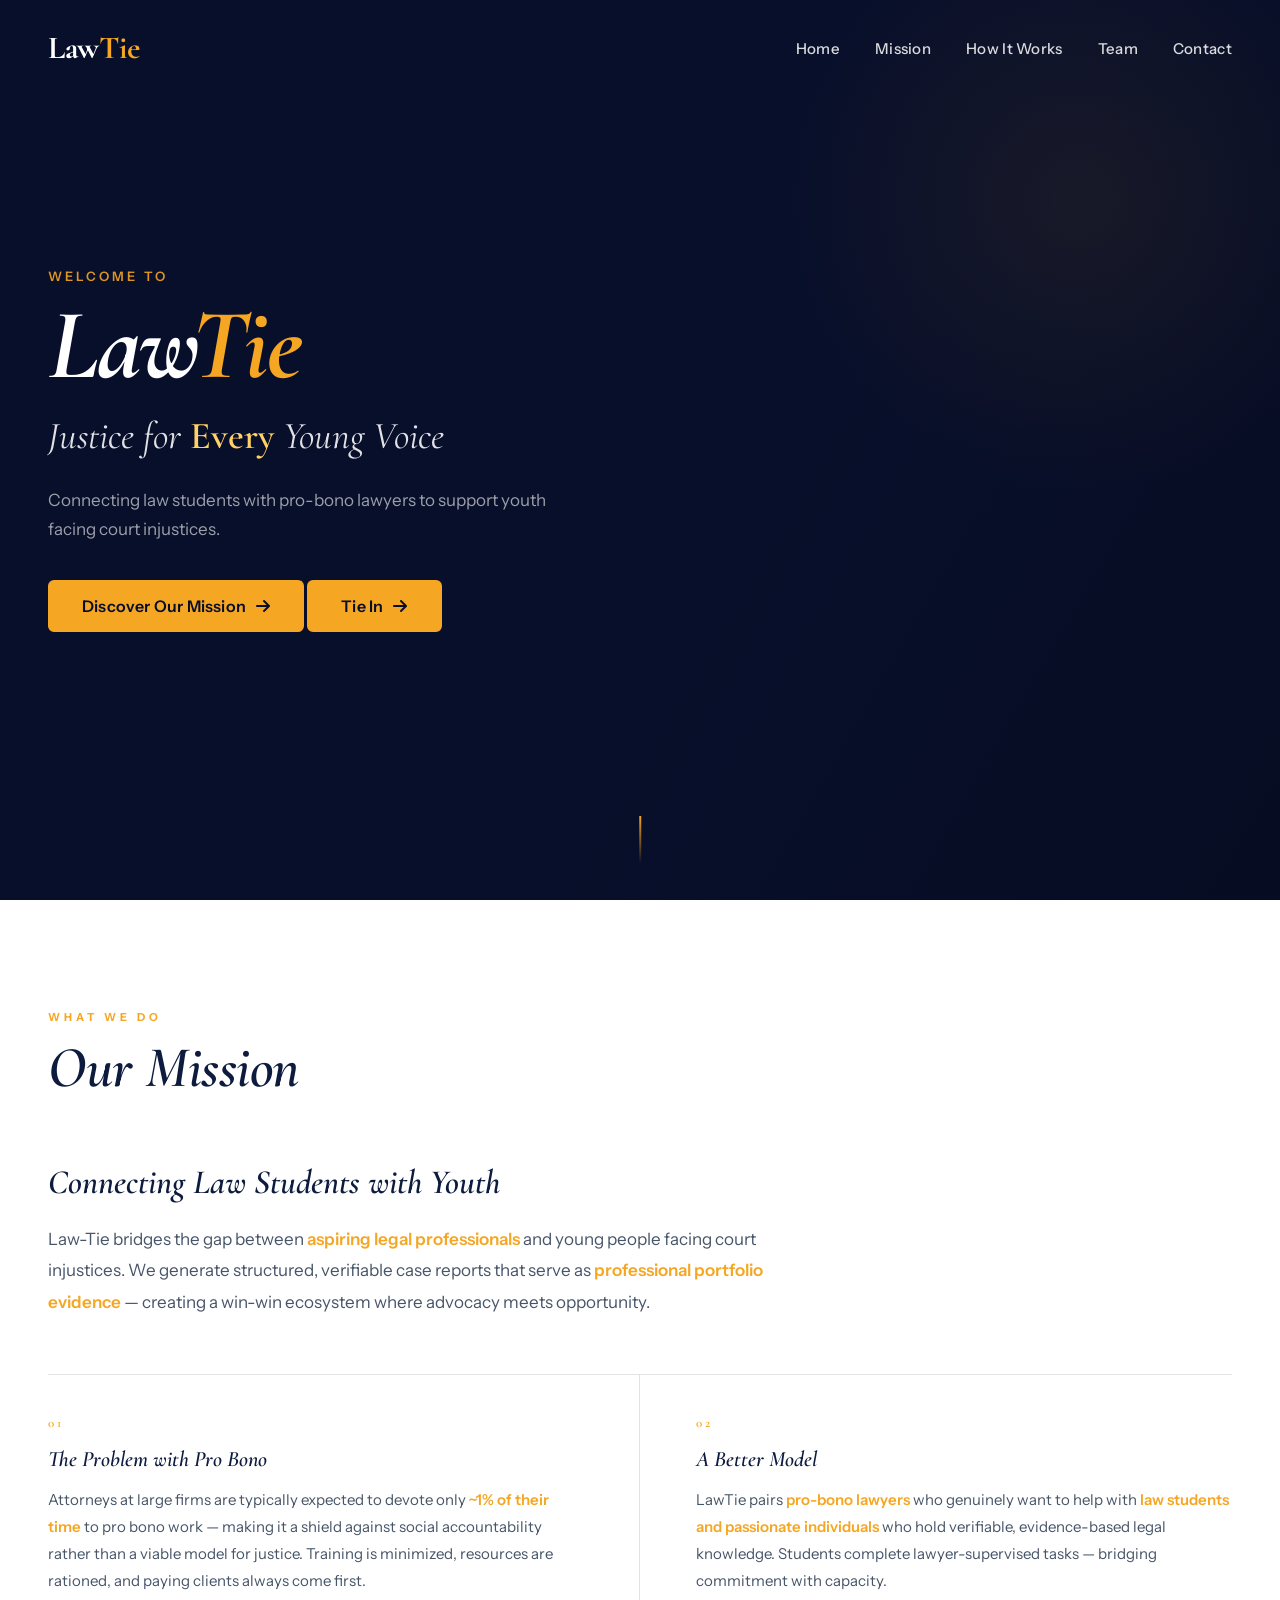
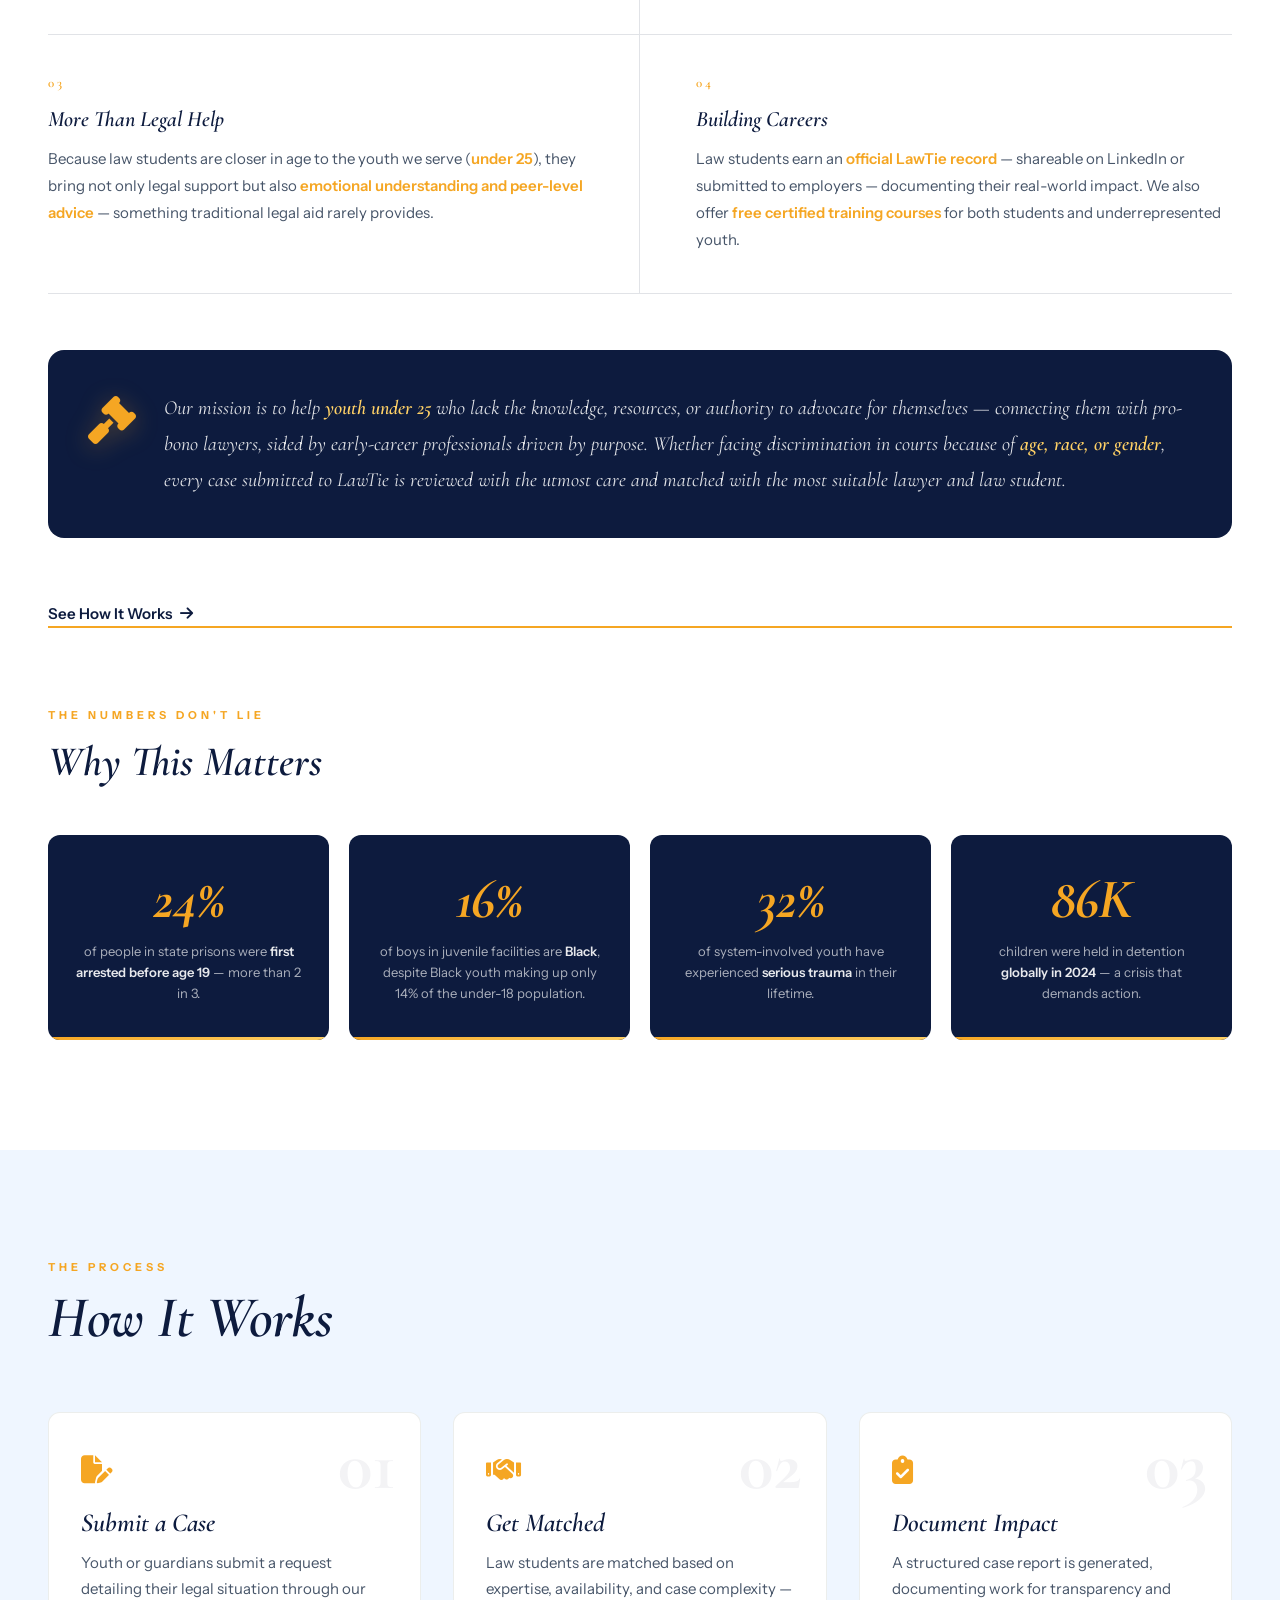
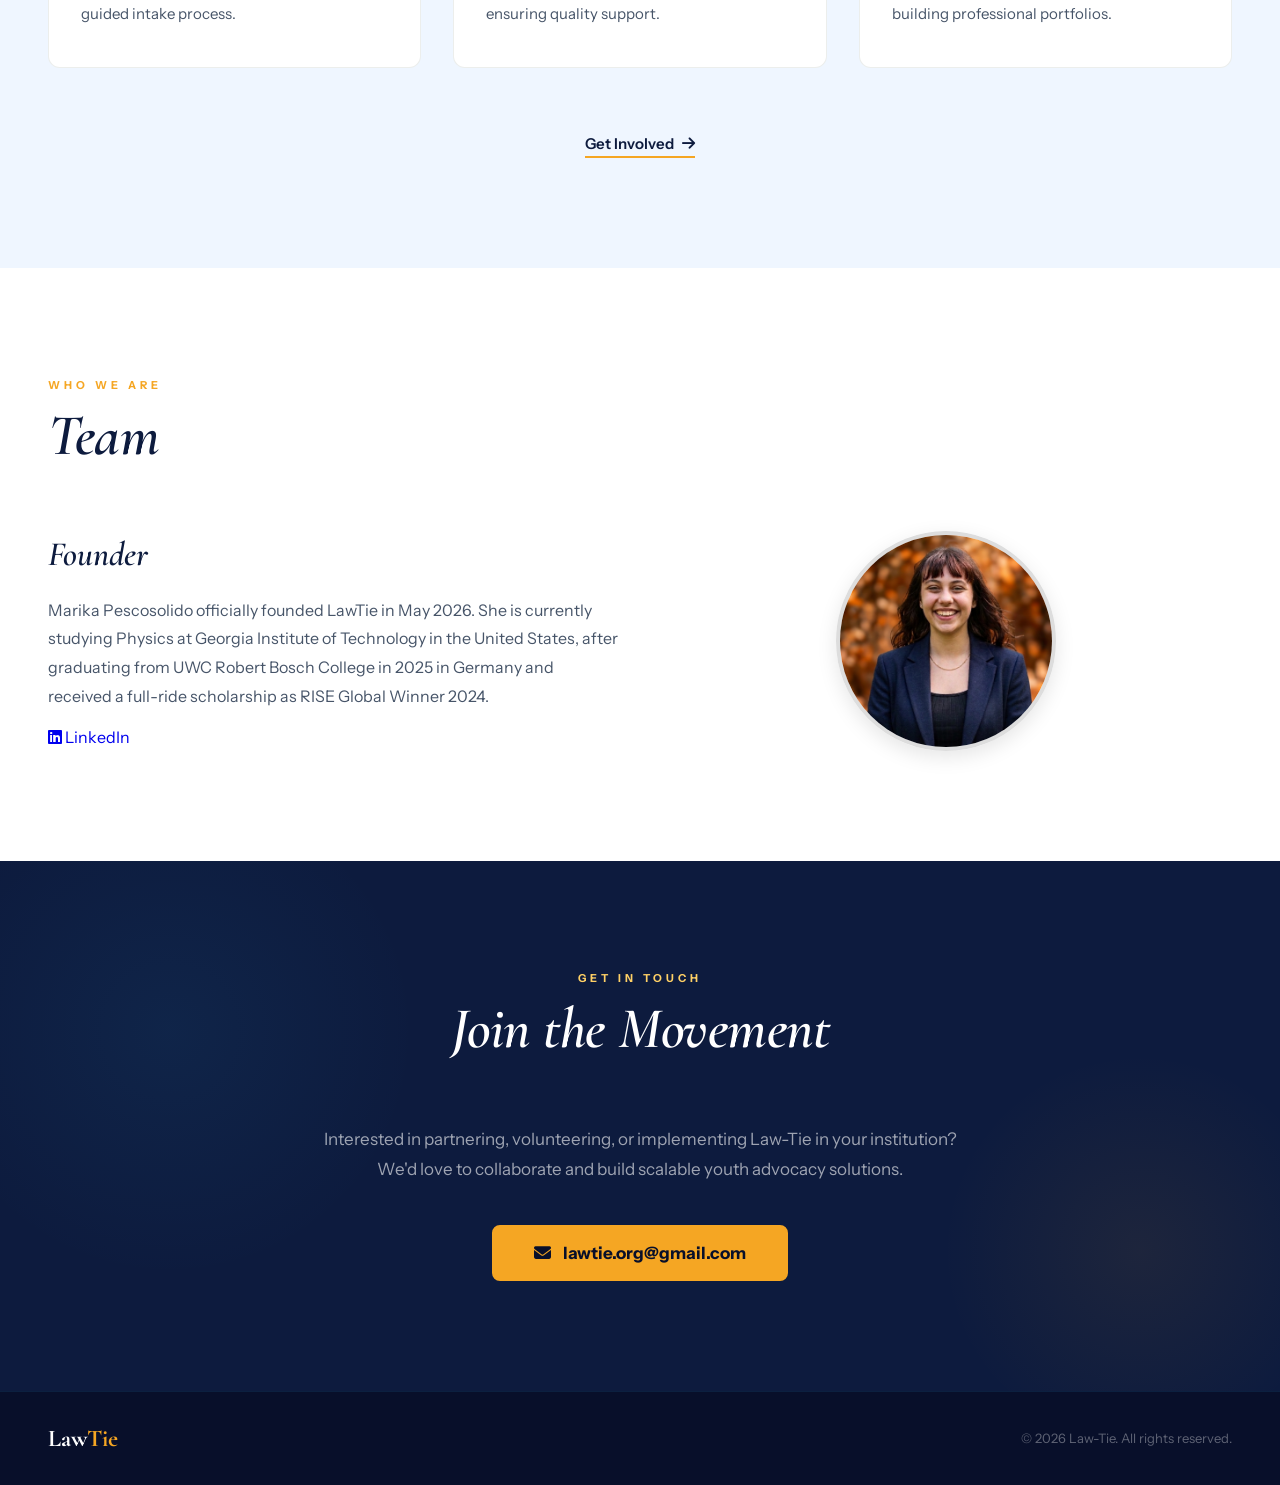
<file: index.html>
<!DOCTYPE html>
<html lang="en">
<head>
    <meta charset="UTF-8">
    <meta name="viewport" content="width=device-width, initial-scale=1.0">
    <title>Law-Tie | Youth Advocacy Platform</title>
    <link rel="stylesheet" href="style.css">
    <link rel="stylesheet" href="https://cdnjs.cloudflare.com/ajax/libs/font-awesome/6.5.1/css/all.min.css">
    <link href="https://fonts.googleapis.com/css2?family=Cormorant+Garamond:ital,wght@0,400;0,600;0,700;1,400;1,600;1,700&family=Instrument+Sans:wght@400;500;600&display=swap" rel="stylesheet">
    <script src="https://code.jquery.com/jquery-3.7.1.min.js"></script>
</head>
<body>

<!-- Navigation -->
<nav class="navbar">
    <div class="max-width">
        <div class="logo">
            <a href="#">Law<span>Tie</span></a>
        </div>
        <ul class="menu">
            <li><a href="#home">Home</a></li>
            <li><a href="#mission">Mission</a></li>
            <li><a href="#how">How It Works</a></li>
            <li><a href="#team">Team</a></li>
            <li><a href="#contact">Contact</a></li>
        </ul>
        <div class="menu-btn">
            <i class="fas fa-bars"></i>
        </div>
    </div>
</nav>

<!-- Hero Section -->
<section class="home" id="home">
    <video autoplay muted loop playsinline class="bg-video">
        <source src="https://archive.org/download/landing_202605/Landing.mp4" type="video/mp4">
    </video>
    <div class="overlay"></div>

    <div class="max-width">
        <div class="home-content">
            <div class="eyebrow">Welcome to</div>
            <div class="text-2">Law<span class="gold">Tie</span></div>
            <div class="text-3">Justice for <em>Every</em> Young Voice</div>
            <p class="hero-sub">Connecting law students with pro-bono lawyers to support youth facing court injustices.</p>
            <a href="#mission" class="hero-btn">Discover Our Mission <i class="fas fa-arrow-right"></i></a>
            <a href="#contact" class="hero-btn"> Tie In <i class="fas fa-arrow-right"></i></a>
        </div>
    </div>

    <div class="scroll-indicator">
        <span></span>
    </div>
</section>

<!-- Mission Section -->
<section class="section-block" id="mission">
    <div class="max-width">
        <div class="section-label">What We Do</div>
        <h2 class="title">Our Mission</h2>
 
        <div class="mission-body">
 
            <div class="mission-intro">
                <h3 class="col-heading">Connecting Law Students with Youth</h3>
                <p>
                    Law-Tie bridges the gap between <mark>aspiring legal professionals</mark> and young people facing court injustices. We generate structured, verifiable case reports that serve as <mark>professional portfolio evidence</mark> — creating a win-win ecosystem where advocacy meets opportunity.
                </p>
            </div>
 
            <div class="mission-pillars">
                <div class="pillar">
                    <span class="pillar-num">01</span>
                    <h4>The Problem with Pro Bono</h4>
                    <p>Attorneys at large firms are typically expected to devote only <mark>~1% of their time</mark> to pro bono work — making it a shield against social accountability rather than a viable model for justice. Training is minimized, resources are rationed, and paying clients always come first.</p>
                </div>
                <div class="pillar">
                    <span class="pillar-num">02</span>
                    <h4>A Better Model</h4>
                    <p>LawTie pairs <mark>pro-bono lawyers</mark> who genuinely want to help with <mark>law students and passionate individuals</mark> who hold verifiable, evidence-based legal knowledge. Students complete lawyer-supervised tasks — bridging commitment with capacity.</p>
                </div>
                <div class="pillar">
                    <span class="pillar-num">03</span>
                    <h4>More Than Legal Help</h4>
                    <p>Because law students are closer in age to the youth we serve (<mark>under 25</mark>), they bring not only legal support but also <mark>emotional understanding and peer-level advice</mark> — something traditional legal aid rarely provides.</p>
                </div>
                <div class="pillar">
                    <span class="pillar-num">04</span>
                    <h4>Building Careers</h4>
                    <p>Law students earn an <mark>official LawTie record</mark> — shareable on LinkedIn or submitted to employers — documenting their real-world impact. We also offer <mark>free certified training courses</mark> for both students and underrepresented youth.</p>
                </div>
            </div>
 
            <!-- Mission statement with animated gavel -->
            <div class="mission-statement">
                <div class="gavel-wrap">
                    <i class="fas fa-gavel gavel-icon"></i>
                </div>
                <p>
                    Our mission is to help <mark>youth under 25</mark> who lack the knowledge, resources, or authority to advocate for themselves — connecting them with pro-bono lawyers, sided by early-career professionals driven by purpose. Whether facing discrimination in courts because of <mark>age, race, or gender</mark>, every case submitted to LawTie is reviewed with the utmost care and matched with the most suitable lawyer and law student.
                </p>
            </div>
 
            <a href="#how" class="section-btn">See How It Works <i class="fas fa-arrow-right"></i></a>
        </div>
 
        <!-- Reality Stats — editorial style -->
        <div class="reality-header">
            <div class="section-label" style="margin-top: 80px;">The Numbers Don't Lie</div>
            <h3 class="reality-title">Why This Matters</h3>
        </div>
 
        <div class="stats-strip">
            <div class="stat-tile">
                <div class="stat-tile-num" data-target="68" data-suffix="%">0%</div>
                <div class="stat-tile-text">of people in state prisons were <strong>first arrested before age 19</strong> — more than 2 in 3.</div>
            </div>
            <div class="stat-tile">
                <div class="stat-tile-num" data-target="47" data-suffix="%">0%</div>
                <div class="stat-tile-text">of boys in juvenile facilities are <strong>Black</strong>, despite Black youth making up only 14% of the under-18 population.</div>
            </div>
            <div class="stat-tile">
                <div class="stat-tile-num" data-target="90" data-suffix="%">0%</div>
                <div class="stat-tile-text">of system-involved youth have experienced <strong>serious trauma</strong> in their lifetime.</div>
            </div>
            <div class="stat-tile">
                <div class="stat-tile-num" data-target="259" data-suffix="K">0</div>
                <div class="stat-tile-text">children were held in detention <strong>globally in 2024</strong> — a crisis that demands action.</div>
            </div>
        </div>
 
    </div>
</section>
 
<!-- How It Works -->
<section class="section-block alt-bg" id="how">
    <div class="max-width">
        <div class="section-label">The Process</div>
        <h2 class="title">How It Works</h2>
 
        <div class="steps-grid">
            <div class="step-card">
                <div class="step-num">01</div>
                <div class="step-icon"><i class="fas fa-file-pen"></i></div>
                <h3>Submit a Case</h3>
                <p>Youth or guardians submit a request detailing their legal situation through our guided intake process.</p>
            </div>
            <div class="step-card">
                <div class="step-num">02</div>
                <div class="step-icon"><i class="fas fa-handshake"></i></div>
                <h3>Get Matched</h3>
                <p>Law students are matched based on expertise, availability, and case complexity — ensuring quality support.</p>
            </div>
            <div class="step-card">
                <div class="step-num">03</div>
                <div class="step-icon"><i class="fas fa-clipboard-check"></i></div>
                <h3>Document Impact</h3>
                <p>A structured case report is generated, documenting work for transparency and building professional portfolios.</p>
            </div>
        </div>
 
        <div class="center-cta">
            <a href="#contact" class="section-btn">Get Involved <i class="fas fa-arrow-right"></i></a>
        </div>
    </div>
</section>
 
<!-- Team Section -->
<section class="section-block" id="team">
    <div class="max-width">
        <div class="section-label">Who We Are</div>
        <h2 class="title">Team</h2>

        <div class="two-col reverse" style="align-items: center; gap: 40px;">
            <!-- Image Column -->
            <div class="col-visual" style="display:flex; justify-content:center;">
                <div style="width:220px; height:220px; border-radius:50%; overflow:hidden; border:4px solid #ddd; box-shadow:0 6px 20px rgba(0,0,0,0.1);">
                    <img src="Material/me.png" alt="Marika Pescosolido" style="width:100%; height:100%; object-fit:cover;" />
                </div>
            </div>

            <!-- Text Column -->
            <div class="col-text">
                <h3 class="col-heading"> Founder </h3>
                <p>
                    Marika Pescosolido officially founded LawTie in May 2026. She is currently studying Physics at Georgia Institute of Technology in the United States, after graduating from UWC Robert Bosch College in 2025 in Germany and received a full-ride scholarship as RISE Global Winner 2024.
                </p>
                <a href="https://www.linkedin.com/in/marika-pescosolido/" target="_blank" rel="noopener noreferrer">
    <i class="fab fa-linkedin"></i> LinkedIn
</a>
            </div>
        </div>
    </div>
</section>

 
<!-- Contact Section -->
<section class="section-block contact-block" id="contact">
    <div class="max-width">
        <div class="contact-inner">
            <div class="section-label light">Get In Touch</div>
            <h2 class="title light">Join the Movement</h2>
            <p class="contact-sub">Interested in partnering, volunteering, or implementing Law-Tie in your institution? We'd love to collaborate and build scalable youth advocacy solutions.</p>
            <a href="mailto:lawtie.org@gmail.com" class="contact-btn">
                <i class="fas fa-envelope"></i> lawtie.org@gmail.com
            </a>
        </div>
    </div>
</section>
 
<footer class="footer">
    <div class="max-width">
        <div class="footer-logo">Law<span>Tie</span></div>
        <p>© 2026 Law-Tie. All rights reserved.</p>
    </div>
</footer>
 
<script src="script.js"></script>

<!-- Cursor trail canvas (sits on top of everything, pointer-events: none) -->
<canvas id="trail-canvas" style="position:fixed;top:0;left:0;width:100%;height:100%;pointer-events:none;z-index:9999;"></canvas>

<!-- Floating particles canvas (behind content, only on dark sections) -->
<canvas id="particle-canvas" style="position:fixed;top:0;left:0;width:100%;height:100%;pointer-events:none;z-index:-1;"></canvas>

<script>
/* ========== CURSOR TRAIL ========== */
(function(){
    const canvas = document.getElementById('trail-canvas');
    const ctx = canvas.getContext('2d');
    let W = canvas.width = window.innerWidth;
    let H = canvas.height = window.innerHeight;
    window.addEventListener('resize', () => { W = canvas.width = window.innerWidth; H = canvas.height = window.innerHeight; });

    const TRAIL_LENGTH = 28;
    const points = [];
    let mouse = { x: -999, y: -999 };

    window.addEventListener('mousemove', e => { mouse.x = e.clientX; mouse.y = e.clientY; });

    function loop() {
        ctx.clearRect(0, 0, W, H);

        // Push current mouse position
        points.unshift({ x: mouse.x, y: mouse.y });
        if (points.length > TRAIL_LENGTH) points.length = TRAIL_LENGTH;

        // Draw trail as connected circles fading out
        for (let i = 0; i < points.length - 1; i++) {
            const t = 1 - i / points.length;
            const size = t * 7;
            const alpha = t * 0.55;

            // Gold-to-accent colour blend
            const r = Math.round(245 + (56 - 245) * (i / points.length));
            const g = Math.round(166 + (189 - 166) * (i / points.length));
            const b = Math.round(35  + (248 - 35)  * (i / points.length));

            ctx.beginPath();
            ctx.arc(points[i].x, points[i].y, size, 0, Math.PI * 2);
            ctx.fillStyle = `rgba(${r},${g},${b},${alpha})`;
            ctx.fill();
        }

        // Sparkle burst: random tiny stars along trail
        if (points.length > 3 && Math.random() < 0.35) {
            const idx = Math.floor(Math.random() * Math.min(8, points.length));
            const p = points[idx];
            const spread = 12;
            ctx.beginPath();
            ctx.arc(
                p.x + (Math.random() - 0.5) * spread,
                p.y + (Math.random() - 0.5) * spread,
                Math.random() * 2 + 0.5, 0, Math.PI * 2
            );
            ctx.fillStyle = `rgba(255,209,102,${Math.random() * 0.8 + 0.2})`;
            ctx.fill();
        }

        requestAnimationFrame(loop);
    }
    loop();
})();

/* ========== FLOATING PARTICLES ========== */
(function(){
    const canvas = document.getElementById('particle-canvas');
    const ctx = canvas.getContext('2d');
    let W = canvas.width = window.innerWidth;
    let H = canvas.height = window.innerHeight;
    window.addEventListener('resize', () => { W = canvas.width = window.innerWidth; H = canvas.height = window.innerHeight; });

    // Only render particles when bg is dark (hero / contact / footer areas)
    // We tint based on scroll — fade in on dark sections
    let scrollY = 0;
    window.addEventListener('scroll', () => { scrollY = window.scrollY; }, { passive: true });

    const COUNT = 55;
    const particles = Array.from({ length: COUNT }, () => ({
        x: Math.random() * window.innerWidth,
        y: Math.random() * window.innerHeight,
        vx: (Math.random() - 0.5) * 0.35,
        vy: (Math.random() - 0.5) * 0.35 - 0.1,
        r: Math.random() * 1.8 + 0.4,
        alpha: Math.random() * 0.5 + 0.1,
        pulse: Math.random() * Math.PI * 2,   // phase offset
        gold: Math.random() > 0.5             // gold vs accent colour
    }));

    // Scale factor for responsive sizing
    function getParticleAlpha() {
        // Only show particles near dark sections (hero at top, contact near bottom)
        const heroH = window.innerHeight;
        const contactSection = document.getElementById('contact');
        const contactTop = contactSection ? contactSection.getBoundingClientRect().top + scrollY : Infinity;
        const nearHero = scrollY < heroH * 1.2;
        const nearContact = Math.abs(scrollY + window.innerHeight / 2 - contactTop) < heroH;
        return nearHero || nearContact ? 1 : 0;
    }

    let frame = 0;
    function loop() {
        frame++;
        ctx.clearRect(0, 0, W, H);

        const globalAlpha = getParticleAlpha();

        particles.forEach(p => {
            p.x += p.vx;
            p.y += p.vy;
            p.pulse += 0.018;

            // Wrap around
            if (p.x < -10) p.x = W + 10;
            if (p.x > W + 10) p.x = -10;
            if (p.y < -10) p.y = H + 10;
            if (p.y > H + 10) p.y = -10;

            const pulsedAlpha = p.alpha * (0.6 + 0.4 * Math.sin(p.pulse)) * globalAlpha;
            if (pulsedAlpha < 0.01) return;

            ctx.beginPath();
            ctx.arc(p.x, p.y, p.r, 0, Math.PI * 2);
            ctx.fillStyle = p.gold
                ? `rgba(245,166,35,${pulsedAlpha})`
                : `rgba(56,189,248,${pulsedAlpha * 0.7})`;
            ctx.fill();
        });

        // Occasionally draw a subtle connecting line between nearby particles
        if (frame % 2 === 0 && globalAlpha > 0.3) {
            for (let i = 0; i < particles.length; i++) {
                for (let j = i + 1; j < particles.length; j++) {
                    const dx = particles[i].x - particles[j].x;
                    const dy = particles[i].y - particles[j].y;
                    const dist = Math.sqrt(dx*dx + dy*dy);
                    if (dist < 90) {
                        ctx.beginPath();
                        ctx.moveTo(particles[i].x, particles[i].y);
                        ctx.lineTo(particles[j].x, particles[j].y);
                        const lineAlpha = (1 - dist / 90) * 0.08 * globalAlpha;
                        ctx.strokeStyle = `rgba(245,166,35,${lineAlpha})`;
                        ctx.lineWidth = 0.5;
                        ctx.stroke();
                    }
                }
            }
        }

        requestAnimationFrame(loop);
    }
    loop();
})();

/* ========== RIPPLE ON CLICK ========== */
(function(){
    document.addEventListener('click', e => {
        const ripple = document.createElement('div');
        ripple.style.cssText = `
            position: fixed;
            left: ${e.clientX}px;
            top: ${e.clientY}px;
            width: 6px;
            height: 6px;
            border-radius: 50%;
            border: 1.5px solid rgba(245,166,35,0.8);
            transform: translate(-50%, -50%) scale(0);
            pointer-events: none;
            z-index: 9998;
            animation: rippleOut 0.7s ease-out forwards;
        `;
        document.body.appendChild(ripple);
        setTimeout(() => ripple.remove(), 700);
    });

    // Inject ripple keyframes once
    const style = document.createElement('style');
    style.textContent = `
        @keyframes rippleOut {
            0%   { transform: translate(-50%,-50%) scale(0); opacity: 1; }
            100% { transform: translate(-50%,-50%) scale(14); opacity: 0; }
        }
    `;
    document.head.appendChild(style);
})();
</script>
</body>
</html>
</file>
<file: style.css>
@import url('https://fonts.googleapis.com/css2?family=Cormorant+Garamond:ital,wght@0,400;0,600;0,700;1,400;1,600;1,700&family=Instrument+Sans:wght@400;500;600&display=swap');

/* ================= VARIABLES ================= */
:root {
    --forest:    #0D1B3E;
    --deep:      #080F2A;
    --mid:       #1A2D5A;
    --gold:      #F5A623;
    --gold-lt:   #FFD166;
    --accent:    #38BDF8;
    --bg:        #ffffff;
    --bg-alt:    #EFF6FF;
    --text:      #0F172A;
    --muted:     #475569;
    --serif:     'Cormorant Garamond', Georgia, serif;
    --sans:      'Instrument Sans', sans-serif;
    --radius:    12px;
    --transition: 0.35s cubic-bezier(0.4, 0, 0.2, 1);
}

* {
    margin: 0;
    padding: 0;
    box-sizing: border-box;
    text-decoration: none;
}

html { scroll-behavior: smooth; }

body {
    font-family: var(--sans);
    color: var(--text);
    background: var(--bg);
}

.max-width {
    max-width: 1280px;
    padding: 0 48px;
    margin: auto;
}

/* ================= NAVBAR ================= */
.navbar {
    position: fixed;
    width: 100%;
    z-index: 999;
    padding: 28px 0;
    transition: all var(--transition);
}

.navbar.sticky {
    padding: 14px 0;
    background: rgba(8, 15, 42, 0.97);
    backdrop-filter: blur(12px);
    border-bottom: 1px solid rgba(56, 189, 248, 0.15);
}

.navbar .max-width {
    display: flex;
    align-items: center;
    justify-content: space-between;
}

.navbar .logo a {
    color: #fff;
    font-family: var(--serif);
    font-size: 32px;
    font-weight: 900;
    letter-spacing: -0.5px;
}

.navbar .logo a span {
    color: var(--gold);
    transition: all var(--transition);
}

.navbar .menu li {
    list-style: none;
    display: inline-block;
}

.navbar .menu li a {
    color: rgba(255,255,255,0.85);
    font-family: var(--sans);
    font-size: 15px;
    font-weight: 500;
    margin-left: 32px;
    letter-spacing: 0.3px;
    transition: color var(--transition);
    position: relative;
}

.navbar .menu li a::after {
    content: '';
    position: absolute;
    bottom: -4px;
    left: 0;
    width: 0;
    height: 1.5px;
    background: var(--gold);
    transition: width var(--transition);
}

.navbar .menu li a:hover { color: var(--gold); }
.navbar .menu li a:hover::after { width: 100%; }

/* ================= MENU BUTTON ================= */
.menu-btn {
    color: #fff;
    font-size: 22px;
    cursor: pointer;
    display: none;
}

/* ================= HERO ================= */
.home {
    position: relative;
    height: 100vh;
    min-height: 600px;
    display: flex;
    align-items: center;
    overflow: hidden;
    background: var(--deep);
}

.bg-video {
    position: absolute;
    top: 0;
    left: 0;
    width: 100%;
    height: 100%;
    object-fit: cover;
    z-index: 0;
}

.overlay {
    position: absolute;
    inset: 0;
    z-index: 1;
    background:
        linear-gradient(120deg, rgba(8,15,42,0.85) 0%, rgba(8,15,42,0.5) 60%, rgba(0,0,0,0.2) 100%);
}

.home .max-width {
    position: relative;
    z-index: 2;
    width: 100%;
    flex: 1;
}

.home-content {
    max-width: 660px;
    animation: fadeUp 1s ease both;
    text-align: left;
    margin-left: 0;
    margin-right: auto;
}

.eyebrow {
    font-family: var(--sans);
    font-size: 13px;
    font-weight: 600;
    letter-spacing: 3px;
    text-transform: uppercase;
    color: var(--gold);
    margin-bottom: 16px;
    opacity: 0.9;
}

.text-2 {
    font-family: var(--serif);
    font-size: 100px;
    font-weight: 700;
    color: #fff;
    line-height: 0.92;
    letter-spacing: -2px;
    margin-bottom: 20px;
    font-style: italic;
}

.gold { color: var(--gold); }

.text-3 {
    font-family: var(--serif);
    font-size: 38px;
    font-weight: 400;
    color: rgba(255,255,255,0.88);
    font-style: italic;
    margin-bottom: 24px;
    line-height: 1.3;
}

.text-3 em {
    color: var(--gold-lt);
    font-style: normal;
    font-weight: 600;
}

.hero-sub {
    font-size: 17px;
    color: rgba(255,255,255,0.6);
    line-height: 1.7;
    max-width: 520px;
    margin-bottom: 36px;
    font-weight: 300;
}

.hero-btn {
    display: inline-flex;
    align-items: center;
    gap: 10px;
    background: var(--gold);
    color: var(--deep);
    font-family: var(--sans);
    font-size: 16px;
    font-weight: 600;
    padding: 14px 32px;
    border-radius: 6px;
    border: 2px solid var(--gold);
    transition: all var(--transition);
    letter-spacing: 0.2px;
    align-self: flex-start;
}

.hero-btn:hover {
    background: transparent;
    color: var(--gold);
}

.hero-btn i { transition: transform var(--transition); }
.hero-btn:hover i { transform: translateX(4px); }

.scroll-indicator {
    position: absolute;
    bottom: 36px;
    left: 50%;
    transform: translateX(-50%);
    z-index: 2;
}

.scroll-indicator span {
    display: block;
    width: 1.5px;
    height: 48px;
    background: linear-gradient(to bottom, var(--gold), transparent);
    animation: scrollPulse 2s ease-in-out infinite;
    margin: auto;
}

/* ================= SECTION BLOCKS ================= */
.section-block {
    padding: 110px 0;
}

.alt-bg {
    background: var(--bg-alt);
}

.section-label {
    font-family: var(--sans);
    font-size: 11px;
    font-weight: 700;
    letter-spacing: 4px;
    text-transform: uppercase;
    color: var(--gold);
    margin-bottom: 14px;
}

.section-label.light { color: var(--gold-lt); }

.title {
    font-family: var(--serif);
    font-size: 58px;
    font-weight: 600;
    color: var(--forest);
    margin-bottom: 64px;
    line-height: 1.05;
    letter-spacing: -0.5px;
    font-style: italic;
}

.title.light {
    color: #fff;
}

/* ================= TWO COL LAYOUT ================= */
.two-col {
    display: flex;
    gap: 80px;
    align-items: center;
}

.two-col.reverse { flex-direction: row-reverse; }

.col-text, .col-visual {
    flex: 1;
}

.col-heading {
    font-family: var(--serif);
    font-size: 34px;
    font-weight: 600;
    font-style: italic;
    color: var(--forest);
    margin-bottom: 20px;
    line-height: 1.2;
}

.col-text p {
    font-size: 16px;
    color: var(--muted);
    line-height: 1.8;
    margin-bottom: 16px;
}

.section-btn {
    display: inline-flex;
    align-items: center;
    gap: 8px;
    color: var(--forest);
    font-size: 15px;
    font-weight: 600;
    border-bottom: 2px solid var(--gold);
    padding-bottom: 3px;
    transition: all var(--transition);
    margin-top: 10px;
}

.section-btn:hover { color: var(--gold); gap: 14px; }

/* ================= VISUAL CARDS ================= */
.visual-card {
    background: var(--forest);
    border-radius: 16px;
    padding: 48px 40px;
    display: grid;
    grid-template-columns: 1fr 1fr;
    gap: 32px;
    position: relative;
    overflow: hidden;
}

.visual-card::before {
    content: '';
    position: absolute;
    top: -60px;
    right: -60px;
    width: 200px;
    height: 200px;
    background: radial-gradient(circle, rgba(56,189,248,0.12) 0%, transparent 70%);
    border-radius: 50%;
}

.stat-block {
    text-align: left;
}

.stat-num {
    font-family: var(--serif);
    font-size: 48px;
    font-weight: 900;
    color: var(--gold);
    line-height: 1;
    margin-bottom: 6px;
}

.stat-label {
    font-size: 13px;
    color: rgba(255,255,255,0.5);
    font-weight: 500;
    letter-spacing: 0.5px;
}

.scales-icon {
    grid-column: 1 / -1;
    text-align: center;
    font-size: 56px;
    color: rgba(212,175,55,0.15);
    padding-top: 8px;
}

/* ================= STEPS GRID ================= */
.steps-grid {
    display: grid;
    grid-template-columns: repeat(3, 1fr);
    gap: 32px;
    margin-bottom: 56px;
}

.step-card {
    background: #fff;
    border: 1px solid rgba(13,40,24,0.08);
    border-radius: var(--radius);
    padding: 40px 32px;
    position: relative;
    transition: transform var(--transition), box-shadow var(--transition);
}

.step-card:hover {
    transform: translateY(-6px);
    box-shadow: 0 24px 60px rgba(13,27,62,0.12);
}

.step-num {
    font-family: var(--serif);
    font-size: 72px;
    font-weight: 900;
    color: rgba(13,27,62,0.05);
    line-height: 1;
    position: absolute;
    top: 16px;
    right: 24px;
}

.step-icon {
    font-size: 28px;
    color: var(--gold);
    margin-bottom: 20px;
}

.step-card h3 {
    font-family: var(--serif);
    font-size: 26px;
    font-weight: 600;
    font-style: italic;
    color: var(--forest);
    margin-bottom: 12px;
}

.step-card p {
    font-size: 15px;
    color: var(--muted);
    line-height: 1.7;
}

.center-cta {
    text-align: center;
}

/* ================= VISION CARD ================= */
.vision-card {
    background: var(--bg-alt);
    border: 1px solid rgba(13,27,62,0.1);
    border-radius: 16px;
    padding: 40px;
    display: flex;
    flex-direction: column;
    gap: 0;
}

.vision-line {
    display: flex;
    align-items: center;
    gap: 16px;
    font-family: var(--sans);
    font-size: 18px;
    font-weight: 600;
    color: var(--forest);
    padding: 20px 0;
    border-bottom: 1px solid rgba(13,27,62,0.07);
}

.vision-line:last-child { border-bottom: none; }

.vision-line i {
    width: 40px;
    height: 40px;
    display: flex;
    align-items: center;
    justify-content: center;
    background: var(--forest);
    color: var(--accent);
    border-radius: 8px;
    font-size: 16px;
    flex-shrink: 0;
}

/* ================= CONTACT ================= */
.contact-block {
    background: var(--forest);
}

.contact-inner {
    text-align: center;
    max-width: 640px;
    margin: auto;
}

.contact-sub {
    font-size: 17px;
    color: rgba(255,255,255,0.6);
    line-height: 1.8;
    margin-bottom: 40px;
    font-weight: 300;
}

.contact-btn {
    display: inline-flex;
    align-items: center;
    gap: 12px;
    background: var(--gold);
    color: var(--deep);
    font-size: 17px;
    font-weight: 700;
    padding: 16px 40px;
    border-radius: 8px;
    border: 2px solid var(--gold);
    transition: all var(--transition);
}

.contact-btn:hover {
    background: transparent;
    color: var(--gold);
}

/* ================= FOOTER ================= */
.footer {
    background: var(--deep);
    padding: 32px 0;
    border-top: 1px solid rgba(56,189,248,0.1);
}

.footer .max-width {
    display: flex;
    align-items: center;
    justify-content: space-between;
}

.footer-logo {
    font-family: var(--serif);
    font-size: 24px;
    font-weight: 900;
    color: #fff;
}

.footer-logo span { color: var(--gold); }

.footer p {
    font-size: 13px;
    color: rgba(255,255,255,0.35);
}

/* ================= MISSION SECTION ================= */

mark {
    background: none;
    color: var(--gold);
    font-weight: 600;
}

.mission-body {
    display: flex;
    flex-direction: column;
    gap: 56px;
}

.mission-intro p {
    font-size: 17px;
    color: var(--muted);
    line-height: 1.85;
    max-width: 780px;
}

.mission-pillars {
    display: grid;
    grid-template-columns: repeat(2, 1fr);
    gap: 0;
    border-top: 1px solid rgba(13,27,62,0.12);
}

.pillar {
    padding: 40px 40px 40px 0;
    border-bottom: 1px solid rgba(13,27,62,0.12);
    position: relative;
    transition: background var(--transition);
}

.pillar:nth-child(odd) {
    padding-right: 56px;
    border-right: 1px solid rgba(13,27,62,0.12);
}

.pillar:nth-child(even) {
    padding-left: 56px;
    padding-right: 0;
}

.pillar:hover {
    background: var(--bg-alt);
}

.pillar-num {
    font-family: var(--serif);
    font-size: 13px;
    font-weight: 600;
    letter-spacing: 3px;
    color: var(--gold);
    display: block;
    margin-bottom: 14px;
}

.pillar h4 {
    font-family: var(--serif);
    font-size: 22px;
    font-weight: 600;
    font-style: italic;
    color: var(--forest);
    margin-bottom: 12px;
    line-height: 1.3;
}

.pillar p {
    font-size: 15px;
    color: var(--muted);
    line-height: 1.8;
}

.mission-statement {
    display: flex;
    gap: 28px;
    align-items: flex-start;
    background: var(--forest);
    border-radius: 16px;
    padding: 40px;
}

.mission-icon {
    font-size: 36px;
    color: var(--gold);
    flex-shrink: 0;
    margin-top: 4px;
    opacity: 0.8;
}

.mission-statement p {
    font-family: var(--serif);
    font-size: 20px;
    font-style: italic;
    color: rgba(255,255,255,0.88);
    line-height: 1.8;
}

.mission-statement mark {
    color: var(--gold-lt);
    background: none;
}

/* ================= GAVEL ANIMATION ================= */

.gavel-wrap {
    flex-shrink: 0;
    display: flex;
    align-items: flex-start;
    justify-content: center;
    padding-top: 6px;
}

.gavel-icon {
    font-size: 48px;
    color: var(--gold);
    display: block;
    transform-origin: bottom right;
    animation: gavelSwing 1.6s ease-in-out infinite;
    filter: drop-shadow(0 4px 12px rgba(245,166,35,0.3));
}

@keyframes gavelSwing {
    0%   { transform: rotate(-30deg); }
    45%  { transform: rotate(10deg); }
    55%  { transform: rotate(10deg); }
    100% { transform: rotate(-30deg); }
}

/* ================= REALITY STATS ================= */

.reality-header { margin-top: 0; }

.reality-title {
    font-family: var(--serif);
    font-size: 42px;
    font-weight: 600;
    font-style: italic;
    color: var(--forest);
    margin-bottom: 48px;
    margin-top: 12px;
}

.stats-strip {
    display: grid;
    grid-template-columns: repeat(4, 1fr);
    gap: 20px;
}

.stat-tile {
    background: var(--forest);
    border-radius: var(--radius);
    padding: 36px 24px;
    text-align: center;
    position: relative;
    overflow: hidden;
    transition: transform var(--transition);
}

.stat-tile::before {
    content: '';
    position: absolute;
    bottom: 0; left: 0; right: 0;
    height: 3px;
    background: linear-gradient(90deg, var(--gold), var(--gold-lt));
}

.stat-tile:hover { transform: translateY(-5px); }

.stat-tile-num {
    font-family: var(--serif);
    font-size: 56px;
    font-weight: 700;
    font-style: italic;
    color: var(--gold);
    line-height: 1;
    margin-bottom: 14px;
    letter-spacing: -1px;
}

.stat-tile-text {
    font-size: 13px;
    color: rgba(255,255,255,0.65);
    line-height: 1.6;
}

.stat-tile-text strong {
    color: rgba(255,255,255,0.9);
    font-weight: 600;
}

/* ================= ANIMATIONS ================= */
@keyframes fadeUp {
    from { opacity: 0; transform: translateY(30px); }
    to   { opacity: 1; transform: translateY(0); }
}

@keyframes scrollPulse {
    0%, 100% { opacity: 0.3; transform: scaleY(0.6); }
    50%       { opacity: 1;   transform: scaleY(1); }
}

/* ================= AMBIENT BACKGROUND ORBS ================= */
.home::after {
    content: '';
    position: absolute;
    width: 600px;
    height: 600px;
    border-radius: 50%;
    background: radial-gradient(circle, rgba(245,166,35,0.07) 0%, transparent 70%);
    top: -100px;
    right: -100px;
    z-index: 1;
    animation: orbDrift1 18s ease-in-out infinite;
    pointer-events: none;
}

.contact-block {
    position: relative;
    overflow: hidden;
}

.contact-block::before {
    content: '';
    position: absolute;
    width: 500px;
    height: 500px;
    border-radius: 50%;
    background: radial-gradient(circle, rgba(56,189,248,0.06) 0%, transparent 70%);
    top: -80px;
    left: -80px;
    animation: orbDrift2 22s ease-in-out infinite;
    pointer-events: none;
}

.contact-block::after {
    content: '';
    position: absolute;
    width: 400px;
    height: 400px;
    border-radius: 50%;
    background: radial-gradient(circle, rgba(245,166,35,0.07) 0%, transparent 70%);
    bottom: -60px;
    right: -60px;
    animation: orbDrift1 16s ease-in-out infinite reverse;
    pointer-events: none;
}

@keyframes orbDrift1 {
    0%,100% { transform: translate(0, 0) scale(1); }
    33%      { transform: translate(60px, 40px) scale(1.08); }
    66%      { transform: translate(-30px, 60px) scale(0.94); }
}

@keyframes orbDrift2 {
    0%,100% { transform: translate(0, 0) scale(1); }
    40%      { transform: translate(-50px, 30px) scale(1.1); }
    70%      { transform: translate(40px, -40px) scale(0.92); }
}

/* ================= SECTION REVEAL ANIMATION ================= */
.step-card, .pillar, .stat-tile, .mission-statement {
    opacity: 0;
    transform: translateY(24px);
    transition: opacity 0.6s ease, transform 0.6s ease;
}
.step-card.revealed, .pillar.revealed, .stat-tile.revealed, .mission-statement.revealed {
    opacity: 1;
    transform: translateY(0);
}

/* ================= RESPONSIVE ================= */
@media (max-width: 1024px) {
    .text-2 { font-size: 68px; }
    .steps-grid { grid-template-columns: 1fr 1fr; }
    .stats-strip { grid-template-columns: repeat(2, 1fr); }
}

@media (max-width: 768px) {
    .max-width { padding: 0 24px; }

    .menu-btn { display: block; z-index: 999; }
    .menu-btn i.active:before { content: "\f00d"; }

    .navbar .menu {
        position: fixed;
        height: 100vh;
        width: 100%;
        left: -100%;
        top: 0;
        background: var(--deep);
        text-align: center;
        padding-top: 100px;
        transition: all var(--transition);
    }

    .navbar .menu.active { left: 0; }
    .navbar .menu li { display: block; margin: 24px 0; }
    .navbar .menu li a { font-size: 22px; }

    .text-2 { font-size: 52px; }
    .text-3 { font-size: 26px; }
    .title  { font-size: 38px; }

    .two-col, .two-col.reverse {
        flex-direction: column;
        gap: 48px;
    }

    .steps-grid { grid-template-columns: 1fr; }
    .mission-pillars { grid-template-columns: 1fr; }
    .pillar:nth-child(odd) { border-right: none; padding-right: 0; }
    .pillar:nth-child(even) { padding-left: 0; }
    .mission-statement { flex-direction: column; gap: 16px; }

    .footer .max-width { flex-direction: column; gap: 12px; text-align: center; }
}
</file>
